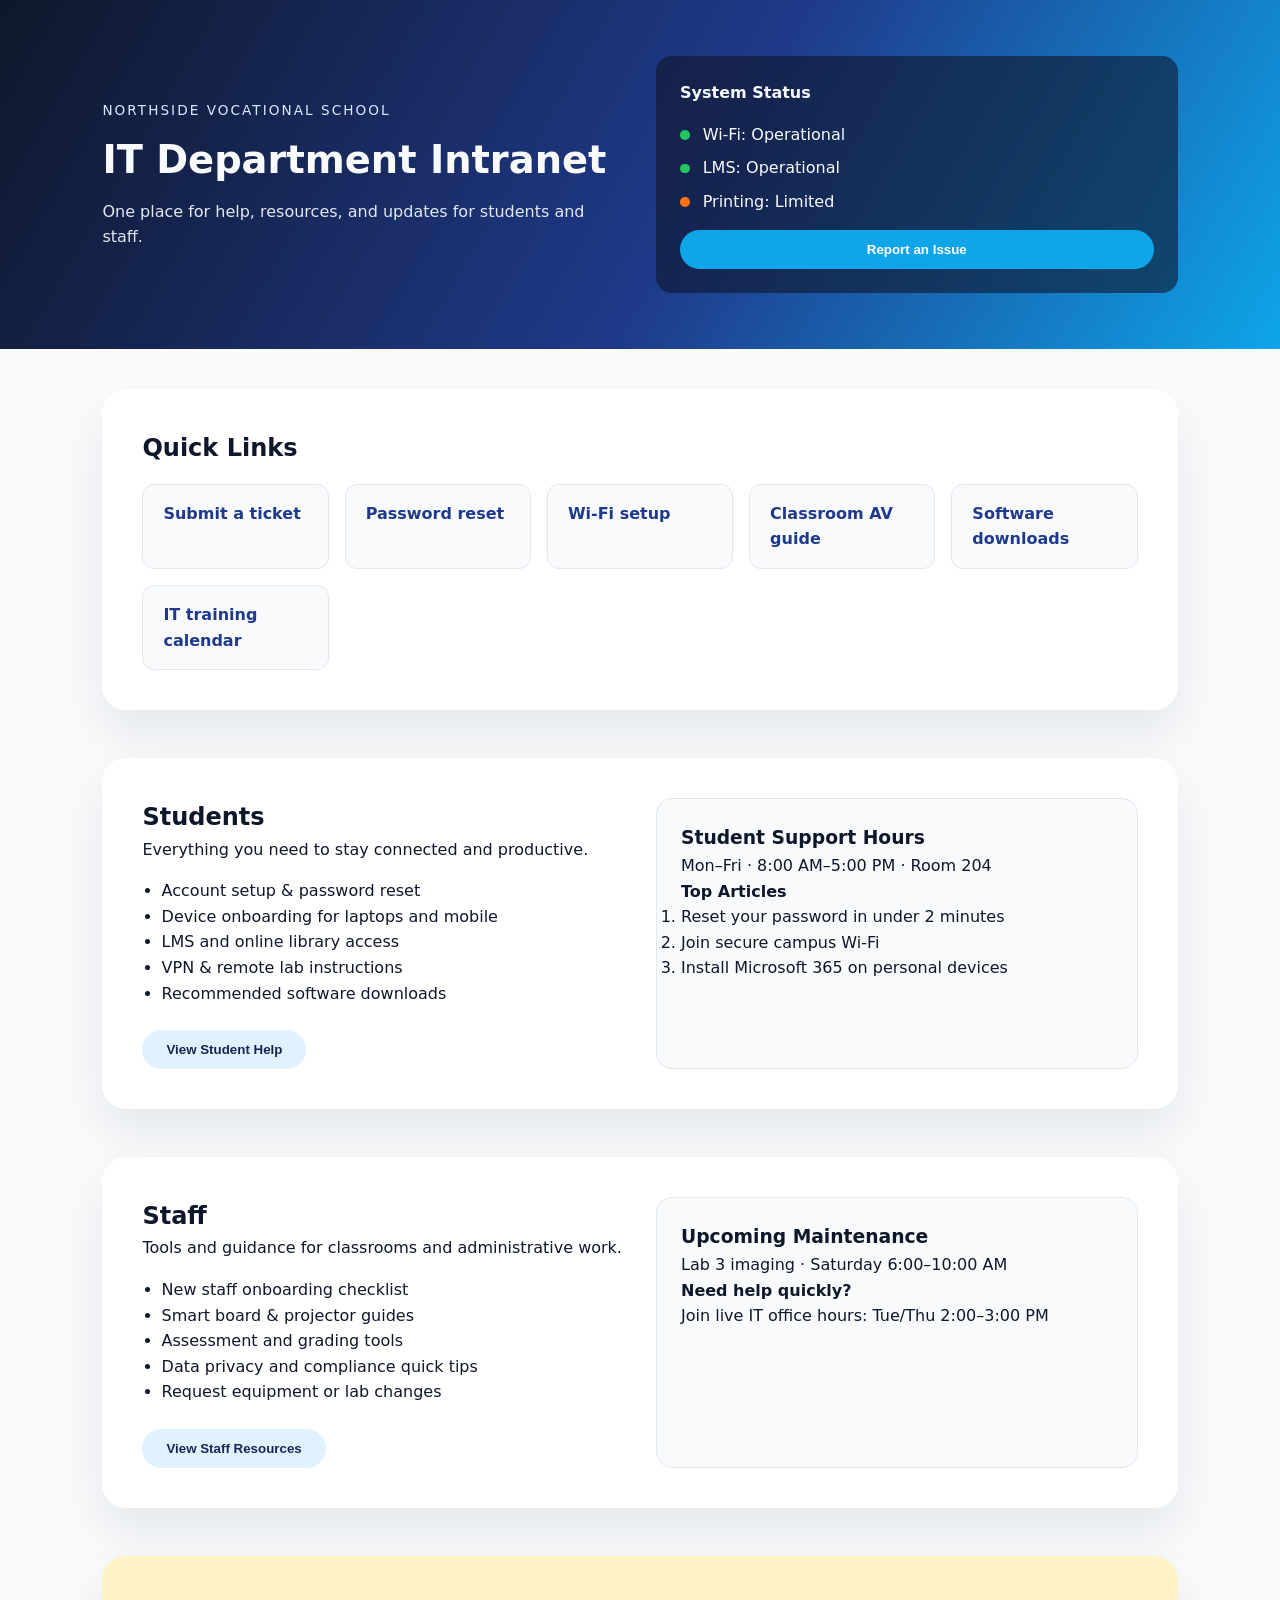
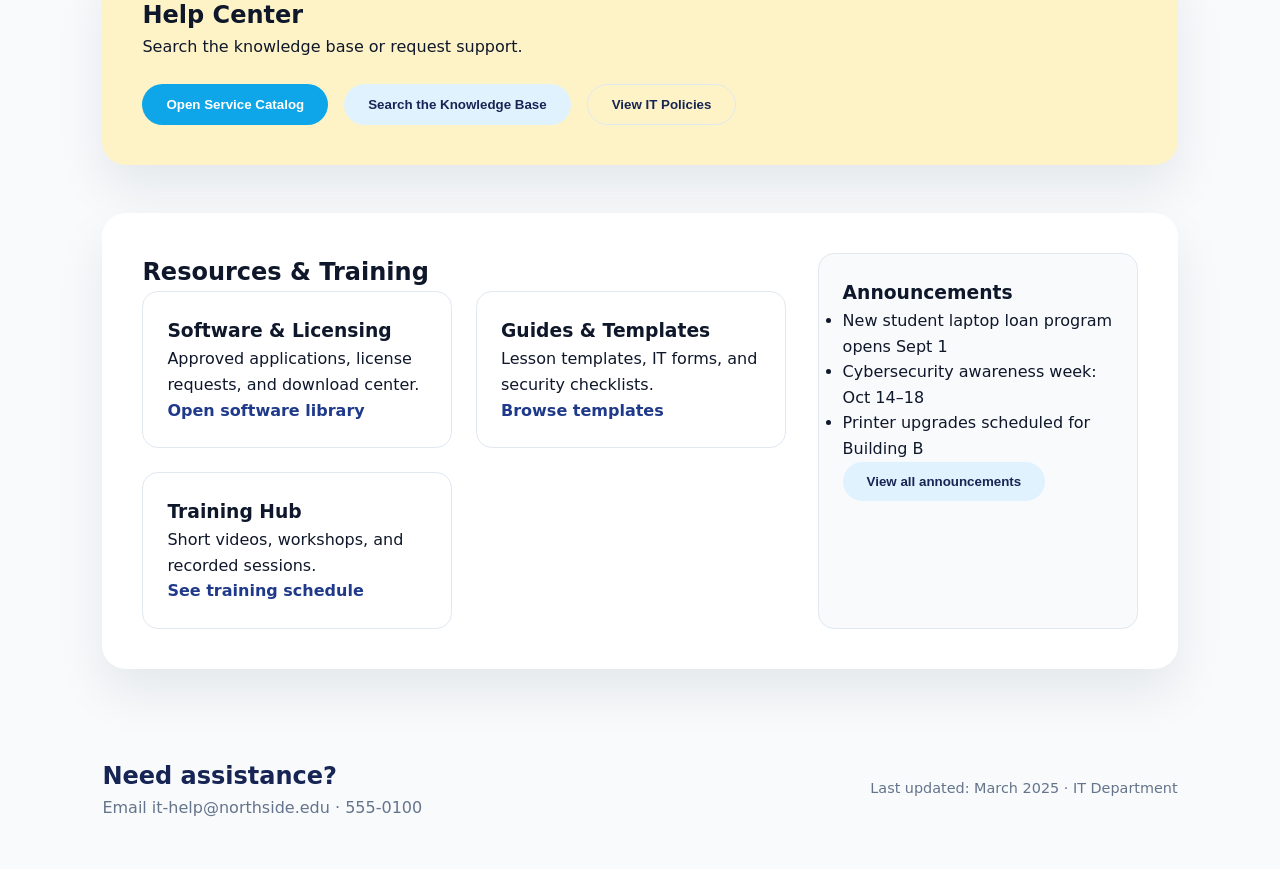
<file: index.html>
<!DOCTYPE html>
<html lang="en">
  <head>
    <meta charset="UTF-8" />
    <meta name="viewport" content="width=device-width, initial-scale=1" />
    <title>Northside Vocational School IT Intranet</title>
    <meta http-equiv="refresh" content="0; url=intranet_site/index.html" />
  </head>
  <body>
    <p>
      Redirecting to the <a href="intranet_site/index.html">IT Department Intranet</a>...
    </p>
  </body>
</html>
</file>
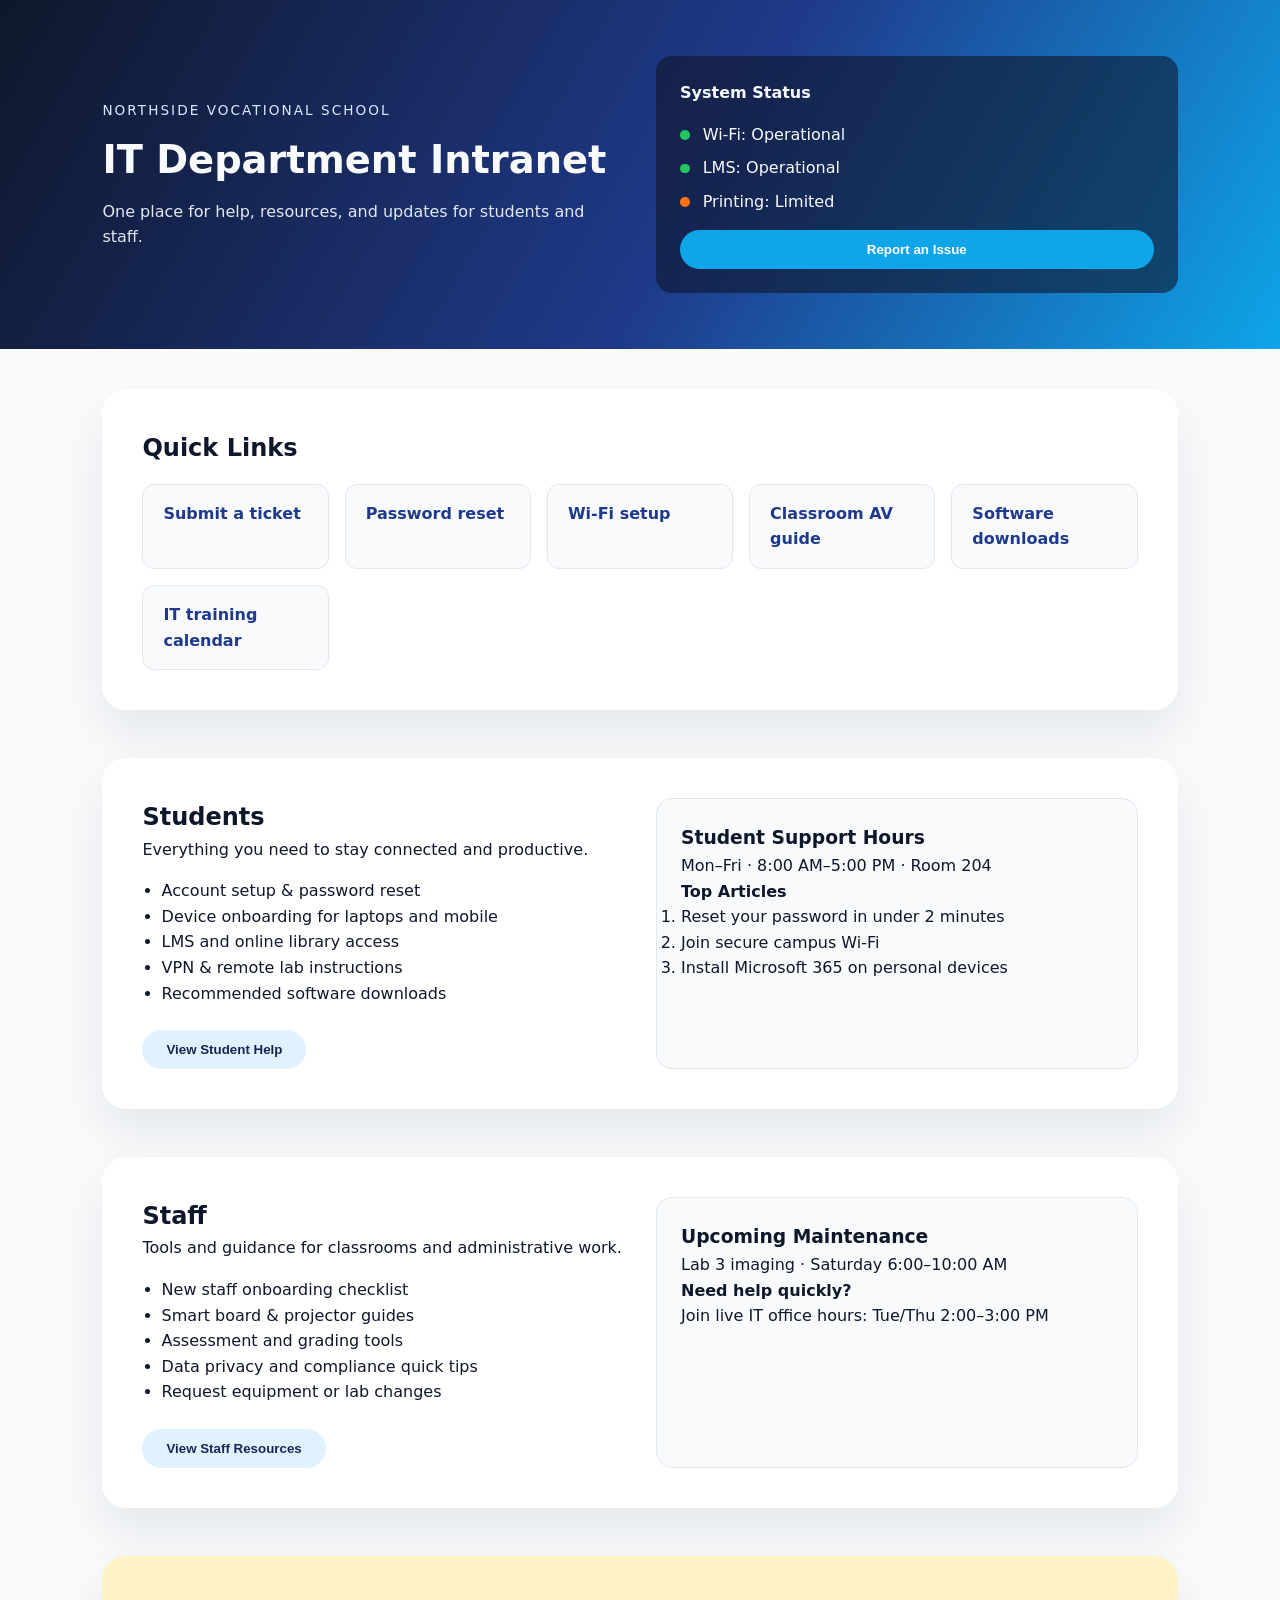
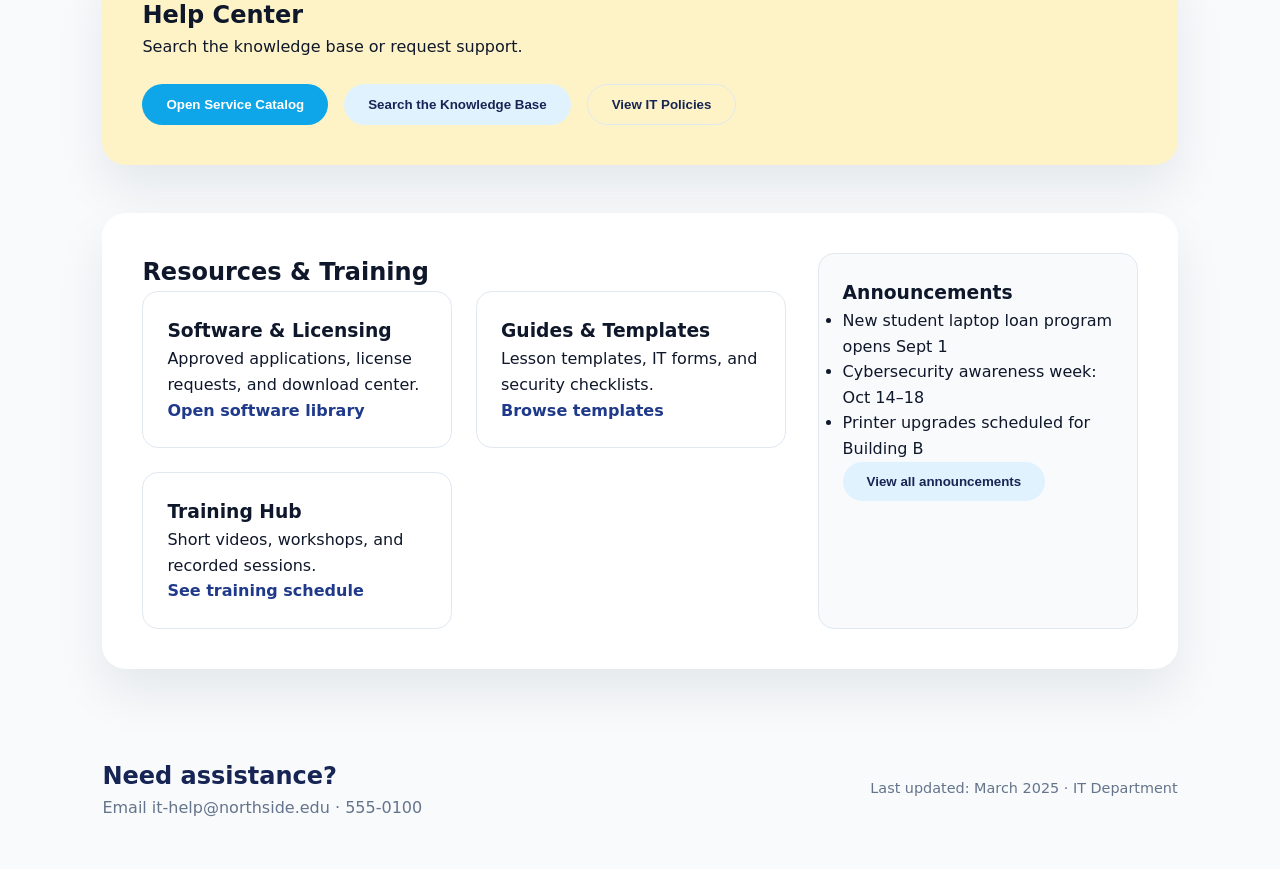
<file: intranet_site/index.html>
<!DOCTYPE html>
<html lang="en">
  <head>
    <meta charset="UTF-8" />
    <meta name="viewport" content="width=device-width, initial-scale=1" />
    <title>IT Department Intranet - Northside Vocational School</title>
    <link rel="stylesheet" href="styles.css" />
  </head>
  <body>
    <header class="site-header">
      <div class="brand">
        <p class="kicker">Northside Vocational School</p>
        <h1>IT Department Intranet</h1>
        <p class="subtitle">
          One place for help, resources, and updates for students and staff.
        </p>
      </div>
      <div class="status-card">
        <p class="status-label">System Status</p>
        <ul>
          <li><span class="status status-ok"></span> Wi-Fi: Operational</li>
          <li><span class="status status-ok"></span> LMS: Operational</li>
          <li><span class="status status-warn"></span> Printing: Limited</li>
        </ul>
        <button class="primary">Report an Issue</button>
      </div>
    </header>

    <main>
      <section class="quick-links">
        <h2>Quick Links</h2>
        <div class="link-grid">
          <a class="link-card" href="#help-center">Submit a ticket</a>
          <a class="link-card" href="#students">Password reset</a>
          <a class="link-card" href="#students">Wi-Fi setup</a>
          <a class="link-card" href="#staff">Classroom AV guide</a>
          <a class="link-card" href="#resources">Software downloads</a>
          <a class="link-card" href="#resources">IT training calendar</a>
        </div>
      </section>

      <section class="section-grid" id="students">
        <div>
          <h2>Students</h2>
          <p>Everything you need to stay connected and productive.</p>
          <ul>
            <li>Account setup &amp; password reset</li>
            <li>Device onboarding for laptops and mobile</li>
            <li>LMS and online library access</li>
            <li>VPN &amp; remote lab instructions</li>
            <li>Recommended software downloads</li>
          </ul>
          <button class="secondary">View Student Help</button>
        </div>
        <div class="panel">
          <h3>Student Support Hours</h3>
          <p>Mon–Fri · 8:00 AM–5:00 PM · Room 204</p>
          <h4>Top Articles</h4>
          <ol>
            <li>Reset your password in under 2 minutes</li>
            <li>Join secure campus Wi-Fi</li>
            <li>Install Microsoft 365 on personal devices</li>
          </ol>
        </div>
      </section>

      <section class="section-grid" id="staff">
        <div>
          <h2>Staff</h2>
          <p>Tools and guidance for classrooms and administrative work.</p>
          <ul>
            <li>New staff onboarding checklist</li>
            <li>Smart board &amp; projector guides</li>
            <li>Assessment and grading tools</li>
            <li>Data privacy and compliance quick tips</li>
            <li>Request equipment or lab changes</li>
          </ul>
          <button class="secondary">View Staff Resources</button>
        </div>
        <div class="panel">
          <h3>Upcoming Maintenance</h3>
          <p>Lab 3 imaging · Saturday 6:00–10:00 AM</p>
          <h4>Need help quickly?</h4>
          <p>Join live IT office hours: Tue/Thu 2:00–3:00 PM</p>
        </div>
      </section>

      <section class="help-center" id="help-center">
        <div>
          <h2>Help Center</h2>
          <p>Search the knowledge base or request support.</p>
        </div>
        <div class="help-actions">
          <button class="primary">Open Service Catalog</button>
          <button class="secondary">Search the Knowledge Base</button>
          <button class="ghost">View IT Policies</button>
        </div>
      </section>

      <section class="resources" id="resources">
        <div>
          <h2>Resources &amp; Training</h2>
          <div class="resource-grid">
            <article>
              <h3>Software &amp; Licensing</h3>
              <p>Approved applications, license requests, and download center.</p>
              <a href="#">Open software library</a>
            </article>
            <article>
              <h3>Guides &amp; Templates</h3>
              <p>Lesson templates, IT forms, and security checklists.</p>
              <a href="#">Browse templates</a>
            </article>
            <article>
              <h3>Training Hub</h3>
              <p>Short videos, workshops, and recorded sessions.</p>
              <a href="#">See training schedule</a>
            </article>
          </div>
        </div>
        <aside class="panel">
          <h3>Announcements</h3>
          <ul>
            <li>New student laptop loan program opens Sept 1</li>
            <li>Cybersecurity awareness week: Oct 14–18</li>
            <li>Printer upgrades scheduled for Building B</li>
          </ul>
          <button class="secondary">View all announcements</button>
        </aside>
      </section>
    </main>

    <footer>
      <div>
        <h2>Need assistance?</h2>
        <p>Email it-help@northside.edu · 555-0100</p>
      </div>
      <p class="footer-note">Last updated: March 2025 · IT Department</p>
    </footer>
  </body>
</html>
</file>
<file: intranet_site/styles.css>
:root {
  color-scheme: light;
  font-family: "Inter", "Segoe UI", system-ui, sans-serif;
  --primary: #1f3a8a;
  --primary-dark: #172554;
  --accent: #0ea5e9;
  --muted: #64748b;
  --surface: #f8fafc;
  --border: #e2e8f0;
  --highlight: #fef3c7;
}

* {
  box-sizing: border-box;
  margin: 0;
  padding: 0;
}

body {
  background: var(--surface);
  color: #0f172a;
  line-height: 1.6;
}

.site-header {
  background: linear-gradient(120deg, #0f172a, #1f3a8a 55%, #0ea5e9);
  color: #f8fafc;
  padding: 3.5rem 8vw;
  display: grid;
  gap: 2rem;
  grid-template-columns: repeat(auto-fit, minmax(280px, 1fr));
  align-items: center;
}

.brand .kicker {
  text-transform: uppercase;
  letter-spacing: 0.15em;
  font-size: 0.85rem;
  color: #dbeafe;
}

.brand h1 {
  font-size: clamp(2rem, 3vw, 3rem);
  margin: 0.5rem 0;
}

.subtitle {
  color: #e2e8f0;
  max-width: 38rem;
}

.status-card {
  background: rgba(15, 23, 42, 0.6);
  border-radius: 1rem;
  padding: 1.5rem;
  backdrop-filter: blur(6px);
  display: grid;
  gap: 1rem;
}

.status-label {
  font-weight: 600;
}

.status-card ul {
  list-style: none;
  display: grid;
  gap: 0.5rem;
}

.status {
  display: inline-block;
  width: 0.6rem;
  height: 0.6rem;
  border-radius: 50%;
  margin-right: 0.5rem;
}

.status-ok {
  background: #22c55e;
}

.status-warn {
  background: #f97316;
}

main {
  padding: 2.5rem 8vw 3.5rem;
  display: grid;
  gap: 3rem;
}

section {
  background: #ffffff;
  padding: 2.5rem;
  border-radius: 1.5rem;
  box-shadow: 0 24px 50px rgba(15, 23, 42, 0.08);
}

.quick-links h2 {
  margin-bottom: 1rem;
}

.link-grid {
  display: grid;
  gap: 1rem;
  grid-template-columns: repeat(auto-fit, minmax(160px, 1fr));
}

.link-card {
  padding: 1rem 1.25rem;
  border-radius: 0.75rem;
  border: 1px solid var(--border);
  background: #f8fafc;
  color: var(--primary);
  font-weight: 600;
  text-decoration: none;
  transition: transform 0.2s ease, box-shadow 0.2s ease;
}

.link-card:hover {
  transform: translateY(-2px);
  box-shadow: 0 12px 24px rgba(15, 23, 42, 0.08);
}

.section-grid {
  display: grid;
  gap: 2rem;
  grid-template-columns: repeat(auto-fit, minmax(260px, 1fr));
}

.section-grid ul {
  margin: 1rem 0 1.5rem 1.2rem;
}

.panel {
  background: var(--surface);
  padding: 1.5rem;
  border-radius: 1rem;
  border: 1px solid var(--border);
}

.help-center {
  display: flex;
  flex-wrap: wrap;
  gap: 1.5rem;
  align-items: center;
  justify-content: space-between;
  background: var(--highlight);
}

.help-actions {
  display: flex;
  flex-wrap: wrap;
  gap: 1rem;
}

.resources {
  display: grid;
  gap: 2rem;
  grid-template-columns: minmax(0, 1fr) minmax(240px, 320px);
}

.resource-grid {
  display: grid;
  gap: 1.5rem;
  grid-template-columns: repeat(auto-fit, minmax(220px, 1fr));
}

.resource-grid article {
  border: 1px solid var(--border);
  border-radius: 1rem;
  padding: 1.5rem;
  background: #ffffff;
}

.resource-grid a {
  color: var(--primary);
  text-decoration: none;
  font-weight: 600;
}

button {
  border: none;
  padding: 0.75rem 1.5rem;
  border-radius: 999px;
  font-weight: 600;
  cursor: pointer;
}

.primary {
  background: var(--accent);
  color: #ffffff;
}

.secondary {
  background: #e0f2fe;
  color: var(--primary-dark);
}

.ghost {
  background: transparent;
  color: var(--primary-dark);
  border: 1px solid var(--border);
}

footer {
  padding: 2rem 8vw 3rem;
  display: flex;
  flex-wrap: wrap;
  gap: 1rem;
  justify-content: space-between;
  align-items: center;
  color: var(--muted);
}

footer h2 {
  color: var(--primary-dark);
}

.footer-note {
  font-size: 0.9rem;
}

@media (max-width: 720px) {
  .resources {
    grid-template-columns: 1fr;
  }

  .site-header {
    padding: 3rem 6vw;
  }
}
</file>
